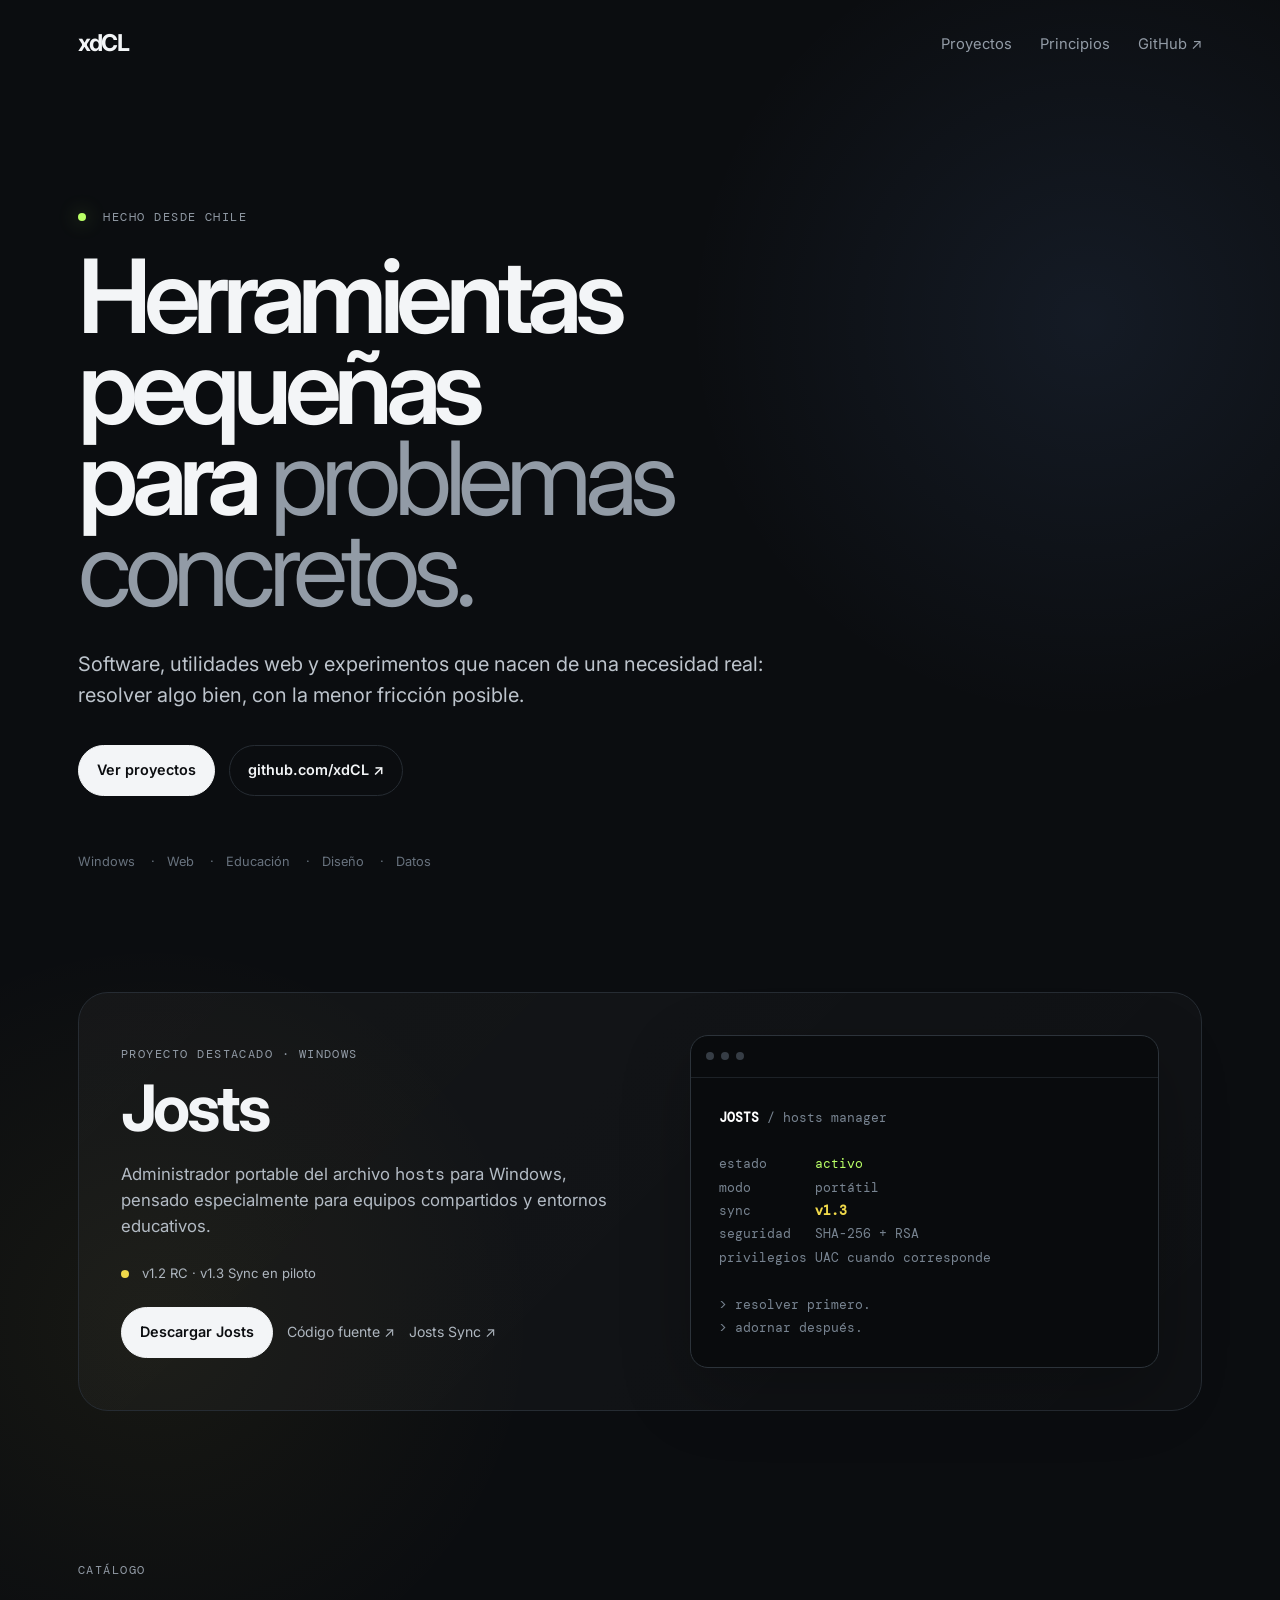
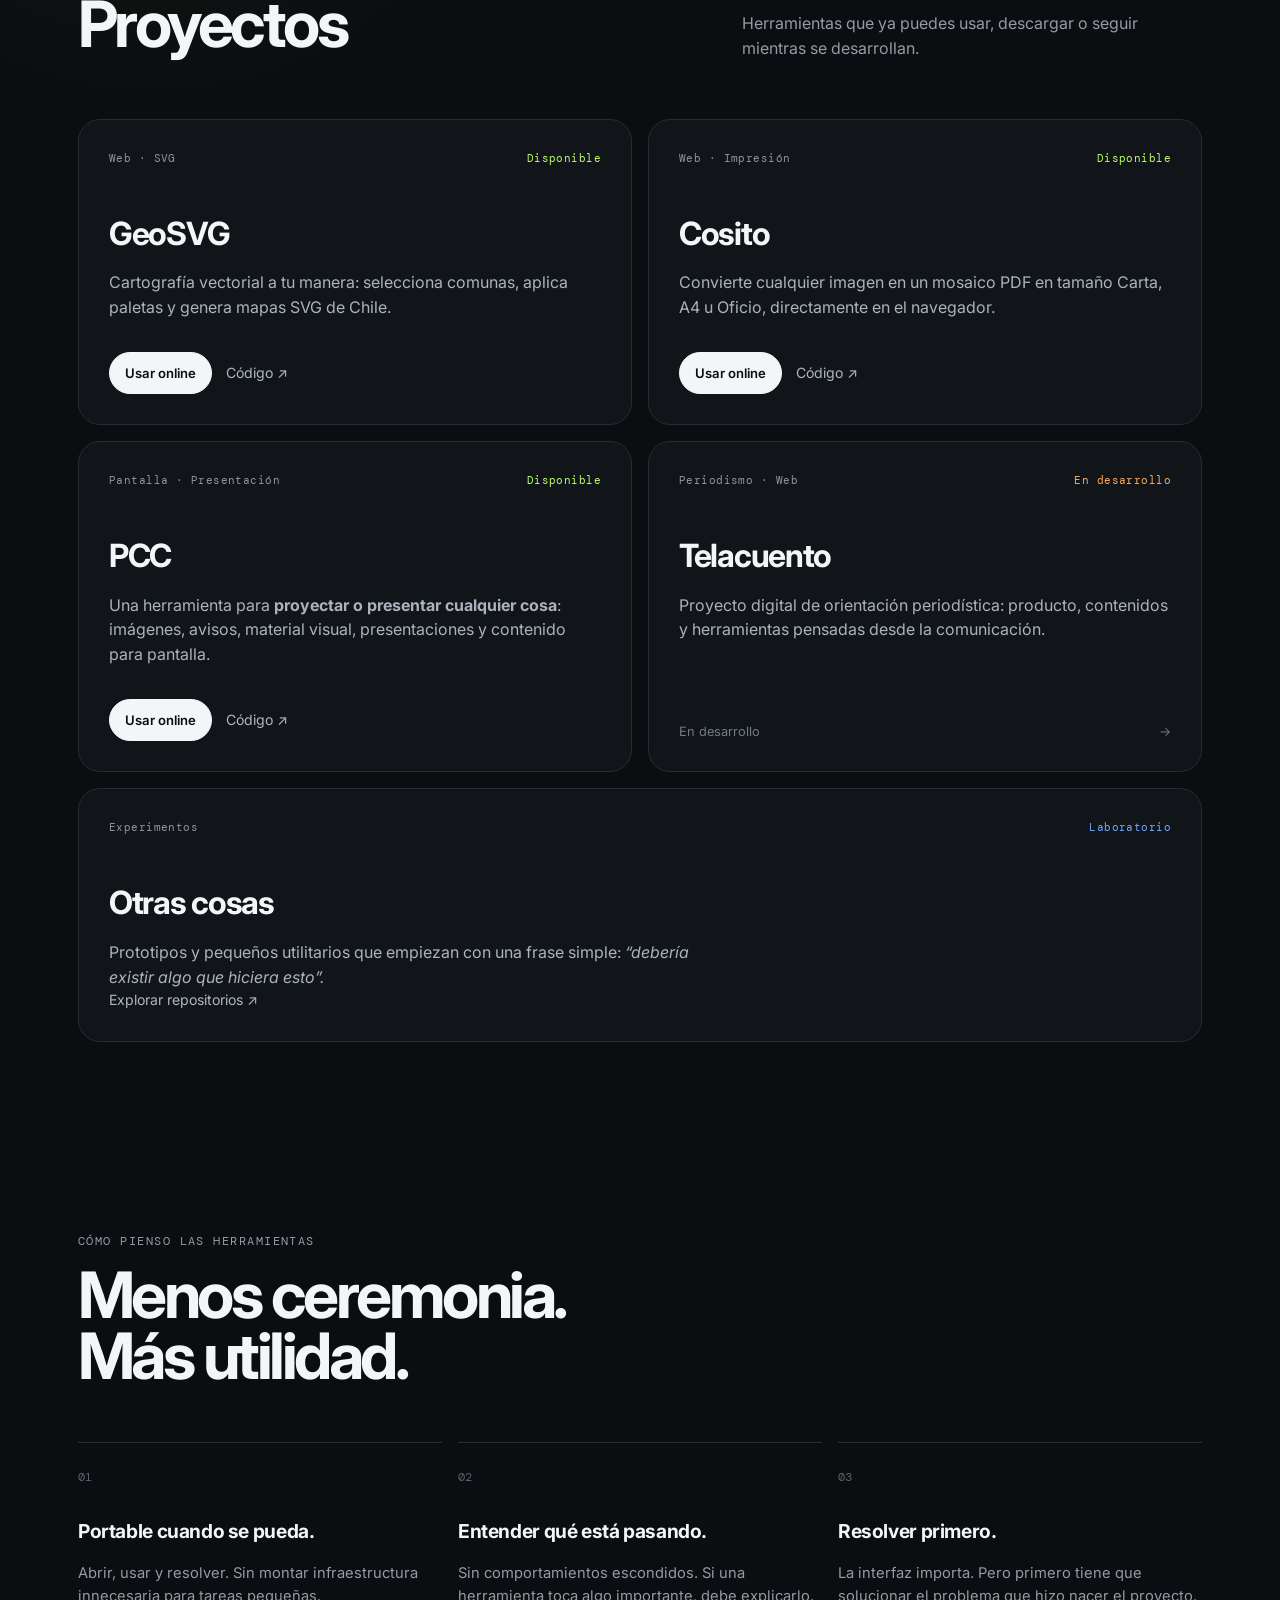
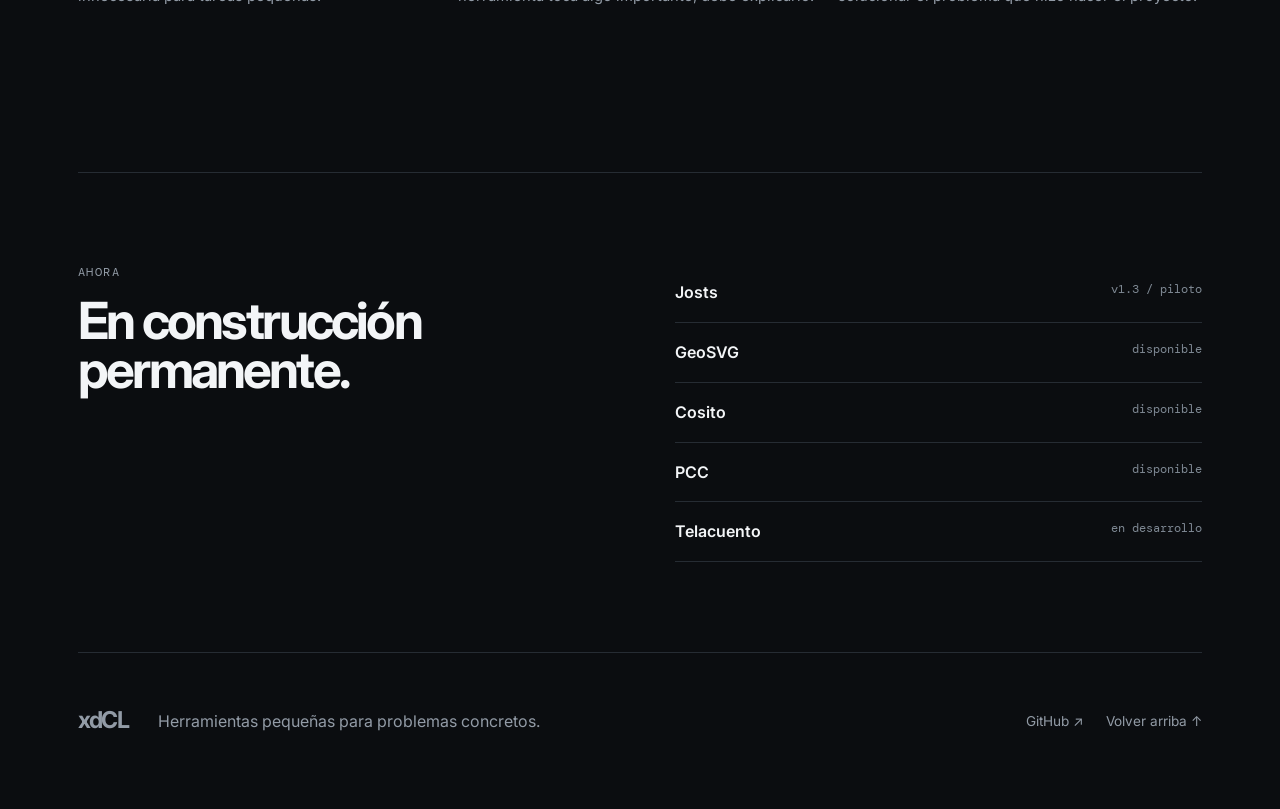
<file: index.html>
<!doctype html>
<html lang="es-CL">
<head>
  <meta charset="utf-8">
  <meta name="viewport" content="width=device-width,initial-scale=1">
  <meta name="description" content="xdCL — herramientas pequeñas para problemas concretos. Software, utilidades web y experimentos desarrollados desde Chile.">
  <meta name="theme-color" content="#0b0d10">
  <meta property="og:title" content="xdCL">
  <meta property="og:description" content="Herramientas pequeñas para problemas concretos.">
  <meta property="og:type" content="website">
  <meta property="og:url" content="https://xdcl.github.io/">
  <title>xdCL — herramientas pequeñas para problemas concretos</title>
  <link rel="stylesheet" href="styles.css">
</head>
<body>
  <a class="skip" href="#proyectos">Saltar a proyectos</a>
  <header class="site-header">
    <a class="brand" href="#top">xdCL</a>
    <nav aria-label="Principal">
      <a href="#proyectos">Proyectos</a>
      <a href="#principios">Principios</a>
      <a href="https://github.com/xdCL" target="_blank" rel="noreferrer">GitHub ↗</a>
    </nav>
  </header>

  <main id="top">
    <section class="hero">
      <div class="eyebrow"><span class="dot"></span> Hecho desde Chile</div>
      <h1>Herramientas pequeñas<br>para <em>problemas concretos.</em></h1>
      <p class="lead">Software, utilidades web y experimentos que nacen de una necesidad real: resolver algo bien, con la menor fricción posible.</p>
      <div class="hero-actions">
        <a class="button primary" href="#proyectos">Ver proyectos</a>
        <a class="button secondary" href="https://github.com/xdCL" target="_blank" rel="noreferrer">github.com/xdCL ↗</a>
      </div>
      <div class="hero-meta">
        <span>Windows</span><span>Web</span><span>Educación</span><span>Diseño</span><span>Datos</span>
      </div>
    </section>

    <section class="featured" aria-labelledby="josts-title">
      <div class="featured-copy">
        <div class="kicker">Proyecto destacado · Windows</div>
        <h2 id="josts-title">Josts</h2>
        <p>Administrador portable del archivo <code>hosts</code> para Windows, pensado especialmente para equipos compartidos y entornos educativos.</p>
        <div class="status"><span class="status-dot yellow"></span> v1.2 RC · v1.3 Sync en piloto</div>
        <div class="project-actions">
          <a class="button primary" href="https://github.com/xdCL/Josts/releases" target="_blank" rel="noreferrer">Descargar Josts</a>
          <a class="text-link" href="https://github.com/xdCL/Josts" target="_blank" rel="noreferrer">Código fuente ↗</a>
          <a class="text-link" href="https://github.com/xdCL/Josts/pull/3" target="_blank" rel="noreferrer">Josts Sync ↗</a>
        </div>
      </div>
      <div class="terminal" aria-label="Vista conceptual de Josts">
        <div class="terminal-bar"><span></span><span></span><span></span></div>
        <pre><b>JOSTS</b> / hosts manager

estado      <i>activo</i>
modo        portátil
sync        <strong>v1.3</strong>
seguridad   SHA-256 + RSA
privilegios UAC cuando corresponde

&gt; resolver primero.
&gt; adornar después.</pre>
      </div>
    </section>

    <section id="proyectos" class="projects-section">
      <div class="section-heading">
        <div><div class="kicker">Catálogo</div><h2>Proyectos</h2></div>
        <p>Herramientas que ya puedes usar, descargar o seguir mientras se desarrollan.</p>
      </div>

      <div class="project-grid">
        <article class="card">
          <div class="card-top"><span class="tag">Web · SVG</span><span class="state green">Disponible</span></div>
          <h3>GeoSVG</h3>
          <p>Cartografía vectorial a tu manera: selecciona comunas, aplica paletas y genera mapas SVG de Chile.</p>
          <div class="card-links">
            <a class="button small primary" href="https://xdcl.github.io/GeoSVG/" target="_blank" rel="noreferrer">Usar online</a>
            <a class="text-link" href="https://github.com/xdCL/GeoSVG" target="_blank" rel="noreferrer">Código ↗</a>
          </div>
        </article>

        <article class="card">
          <div class="card-top"><span class="tag">Web · Impresión</span><span class="state green">Disponible</span></div>
          <h3>Cosito</h3>
          <p>Convierte cualquier imagen en un mosaico PDF en tamaño Carta, A4 u Oficio, directamente en el navegador.</p>
          <div class="card-links">
            <a class="button small primary" href="https://xdcl.github.io/Cosito/" target="_blank" rel="noreferrer">Usar online</a>
            <a class="text-link" href="https://github.com/xdCL/Cosito" target="_blank" rel="noreferrer">Código ↗</a>
          </div>
        </article>

        <article class="card">
          <div class="card-top"><span class="tag">Pantalla · Presentación</span><span class="state green">Disponible</span></div>
          <h3>PCC</h3>
          <p>Una herramienta para <strong>proyectar o presentar cualquier cosa</strong>: imágenes, avisos, material visual, presentaciones y contenido para pantalla.</p>
          <div class="card-links">
            <a class="button small primary" href="https://xdcl.github.io/PCC/" target="_blank" rel="noreferrer">Usar online</a>
            <a class="text-link" href="https://github.com/xdCL/PCC" target="_blank" rel="noreferrer">Código ↗</a>
          </div>
        </article>

        <article class="card">
          <div class="card-top"><span class="tag">Periodismo · Web</span><span class="state orange">En desarrollo</span></div>
          <h3>Telacuento</h3>
          <p>Proyecto digital de orientación periodística: producto, contenidos y herramientas pensadas desde la comunicación.</p>
          <div class="card-foot"><span>En desarrollo</span><span>→</span></div>
        </article>

        <article class="card wide">
          <div class="card-top"><span class="tag">Experimentos</span><span class="state neutral">Laboratorio</span></div>
          <h3>Otras cosas</h3>
          <p>Prototipos y pequeños utilitarios que empiezan con una frase simple: <em>“debería existir algo que hiciera esto”.</em></p>
          <a class="text-link" href="https://github.com/xdCL?tab=repositories" target="_blank" rel="noreferrer">Explorar repositorios ↗</a>
        </article>
      </div>
    </section>

    <section id="principios" class="principles">
      <div class="kicker">Cómo pienso las herramientas</div>
      <h2>Menos ceremonia.<br>Más utilidad.</h2>
      <div class="principle-grid">
        <article><span>01</span><h3>Portable cuando se pueda.</h3><p>Abrir, usar y resolver. Sin montar infraestructura innecesaria para tareas pequeñas.</p></article>
        <article><span>02</span><h3>Entender qué está pasando.</h3><p>Sin comportamientos escondidos. Si una herramienta toca algo importante, debe explicarlo.</p></article>
        <article><span>03</span><h3>Resolver primero.</h3><p>La interfaz importa. Pero primero tiene que solucionar el problema que hizo nacer el proyecto.</p></article>
      </div>
    </section>

    <section class="now">
      <div><div class="kicker">Ahora</div><h2>En construcción permanente.</h2></div>
      <div class="now-list">
        <div><span>Josts</span><b>v1.3 / piloto</b></div>
        <div><span>GeoSVG</span><b>disponible</b></div>
        <div><span>Cosito</span><b>disponible</b></div>
        <div><span>PCC</span><b>disponible</b></div>
        <div><span>Telacuento</span><b>en desarrollo</b></div>
      </div>
    </section>
  </main>

  <footer>
    <div class="brand">xdCL</div>
    <p>Herramientas pequeñas para problemas concretos.</p>
    <div class="footer-links"><a href="https://github.com/xdCL" target="_blank" rel="noreferrer">GitHub ↗</a><a href="#top">Volver arriba ↑</a></div>
  </footer>
</body>
</html>
</file>
<file: styles.css>
@import url('https://fonts.googleapis.com/css2?family=DM+Mono:wght@300;400;500&family=Inter:wght@400;500;600;700&display=swap');
:root{--bg:#0b0d10;--panel:#11151a;--panel2:#151a20;--text:#f3f5f7;--muted:#929ba6;--line:#262c33;--accent:#f0d94a;--accent2:#b9ff66;--orange:#ffab5c;--blue:#74a8ff;--radius:22px}
*{box-sizing:border-box}html{scroll-behavior:smooth}body{margin:0;background:radial-gradient(circle at 85% 8%,rgba(116,168,255,.09),transparent 25rem),radial-gradient(circle at 12% 33%,rgba(240,217,74,.055),transparent 24rem),var(--bg);color:var(--text);font-family:Inter,system-ui,sans-serif;line-height:1.55}a{color:inherit;text-decoration:none}code,pre,.tag,.kicker,.eyebrow,.state{font-family:"DM Mono",monospace}.skip{position:absolute;left:-9999px}.skip:focus{left:1rem;top:1rem;background:#fff;color:#000;padding:.7rem 1rem;z-index:99}
.site-header{max-width:1180px;margin:auto;padding:26px 28px;display:flex;align-items:center;justify-content:space-between}.brand{font-weight:700;letter-spacing:-.06em;font-size:1.45rem}nav{display:flex;gap:28px;color:var(--muted);font-size:.92rem}nav a:hover,.text-link:hover,.footer-links a:hover{color:var(--text)}
main,footer{max-width:1180px;margin:auto;padding-left:28px;padding-right:28px}.hero{padding:120px 0;max-width:930px}.eyebrow,.kicker{font-size:.76rem;text-transform:uppercase;letter-spacing:.12em;color:var(--muted)}.dot{display:inline-block;width:8px;height:8px;border-radius:50%;background:var(--accent2);margin-right:9px;box-shadow:0 0 20px rgba(185,255,102,.45)}
h1{font-size:clamp(3.4rem,8vw,7.8rem);line-height:.89;letter-spacing:-.072em;margin:24px 0 34px;font-weight:600}h1 em{font-style:normal;color:var(--muted);font-weight:400}.lead{max-width:690px;font-size:1.25rem;color:#bdc4cc;margin-bottom:34px}.hero-actions,.project-actions,.card-links{display:flex;gap:14px;align-items:center;flex-wrap:wrap}.button{display:inline-flex;padding:13px 18px;border-radius:999px;border:1px solid var(--line);font-size:.9rem;font-weight:600}.button.small{padding:10px 15px;font-size:.82rem}.button.primary{background:var(--text);color:var(--bg);border-color:var(--text)}.button.primary:hover{background:var(--accent);border-color:var(--accent)}.button.secondary:hover{border-color:#626c77}.hero-meta{display:flex;flex-wrap:wrap;gap:12px;margin-top:56px;color:#68727e;font-size:.8rem}.hero-meta span:after{content:" ·";margin-left:12px}.hero-meta span:last-child:after{display:none}
.featured{border:1px solid var(--line);border-radius:30px;background:linear-gradient(135deg,rgba(255,255,255,.035),rgba(255,255,255,.015));padding:42px;display:grid;grid-template-columns:1.05fr .95fr;gap:50px;align-items:center}.featured h2,.section-heading h2,.principles h2,.now h2{font-size:clamp(2.3rem,5vw,4.6rem);letter-spacing:-.055em;line-height:.95;margin:14px 0 22px}.featured-copy p{color:#b3bbc4;max-width:600px;font-size:1.05rem}.status{font-size:.82rem;color:#aeb6bf;margin:24px 0}.status-dot{display:inline-block;width:8px;height:8px;border-radius:50%;margin-right:9px}.yellow{background:var(--accent)}.text-link{font-size:.88rem;color:#aeb6bf}.terminal{border:1px solid #2c333a;border-radius:18px;background:#090b0d;overflow:hidden;box-shadow:0 24px 70px rgba(0,0,0,.24)}.terminal-bar{height:42px;border-bottom:1px solid #1d2227;display:flex;align-items:center;gap:7px;padding:0 15px}.terminal-bar span{width:8px;height:8px;background:#363d45;border-radius:50%}.terminal pre{padding:28px;margin:0;color:#788491;font-size:.79rem;line-height:1.85;overflow:auto}.terminal pre b{color:#fff}.terminal pre i{color:var(--accent2);font-style:normal}.terminal pre strong{color:var(--accent)}
.projects-section{padding:150px 0 110px}.section-heading{display:flex;align-items:end;justify-content:space-between;gap:40px;margin-bottom:42px}.section-heading p{color:var(--muted);max-width:460px}.project-grid{display:grid;grid-template-columns:repeat(2,1fr);gap:16px}.card{border:1px solid var(--line);background:var(--panel);border-radius:var(--radius);padding:30px;min-height:280px;display:flex;flex-direction:column;transition:.2s ease}.card:hover{transform:translateY(-3px);border-color:#3b444e;background:var(--panel2)}.card.wide{grid-column:1/-1;min-height:220px}.card-top{display:flex;justify-content:space-between;gap:12px;align-items:center}.tag,.state{font-size:.68rem;letter-spacing:.04em;color:#8c96a1}.state.orange{color:var(--orange)}.state.neutral{color:var(--blue)}.state.green{color:var(--accent2)}.card h3{font-size:2rem;letter-spacing:-.04em;margin:42px 0 12px}.card p{color:#aab3bd;max-width:620px;margin:0}.card-links{margin-top:auto;padding-top:32px}.card-foot{display:flex;justify-content:space-between;color:#707b86;margin-top:auto;padding-top:32px;font-size:.8rem}
.principles{padding:80px 0 150px}.principles>h2{max-width:780px;margin-bottom:55px}.principle-grid{display:grid;grid-template-columns:repeat(3,1fr);gap:16px}.principle-grid article{border-top:1px solid var(--line);padding-top:20px}.principle-grid span{font-family:"DM Mono",monospace;color:#59636e;font-size:.75rem}.principle-grid h3{font-size:1.2rem;margin:30px 0 10px;letter-spacing:-.02em}.principle-grid p{color:var(--muted);font-size:.92rem}
.now{border-top:1px solid var(--line);border-bottom:1px solid var(--line);padding:90px 0;display:grid;grid-template-columns:1fr 1fr;gap:70px;align-items:start}.now h2{font-size:3.2rem}.now-list div{display:flex;justify-content:space-between;border-bottom:1px solid var(--line);padding:17px 0}.now-list span{font-weight:600}.now-list b{font-family:"DM Mono",monospace;font-weight:400;font-size:.75rem;color:#7f8994}
footer{padding-top:50px;padding-bottom:70px;display:grid;grid-template-columns:auto 1fr auto;gap:30px;align-items:center;color:var(--muted)}footer p{margin:0}.footer-links{display:flex;gap:22px;font-size:.85rem}
@media(max-width:800px){.site-header{padding:22px 20px}.site-header nav a:not(:last-child){display:none}main,footer{padding-left:20px;padding-right:20px}.hero{padding:90px 0}.hero h1{font-size:15vw}.featured{grid-template-columns:1fr;padding:25px}.project-grid{grid-template-columns:1fr}.card.wide{grid-column:auto}.section-heading{display:block}.section-heading p{margin-top:20px}.principle-grid{grid-template-columns:1fr;gap:36px}.now{grid-template-columns:1fr;gap:30px}footer{grid-template-columns:1fr}.footer-links{justify-content:flex-start}}
</file>
